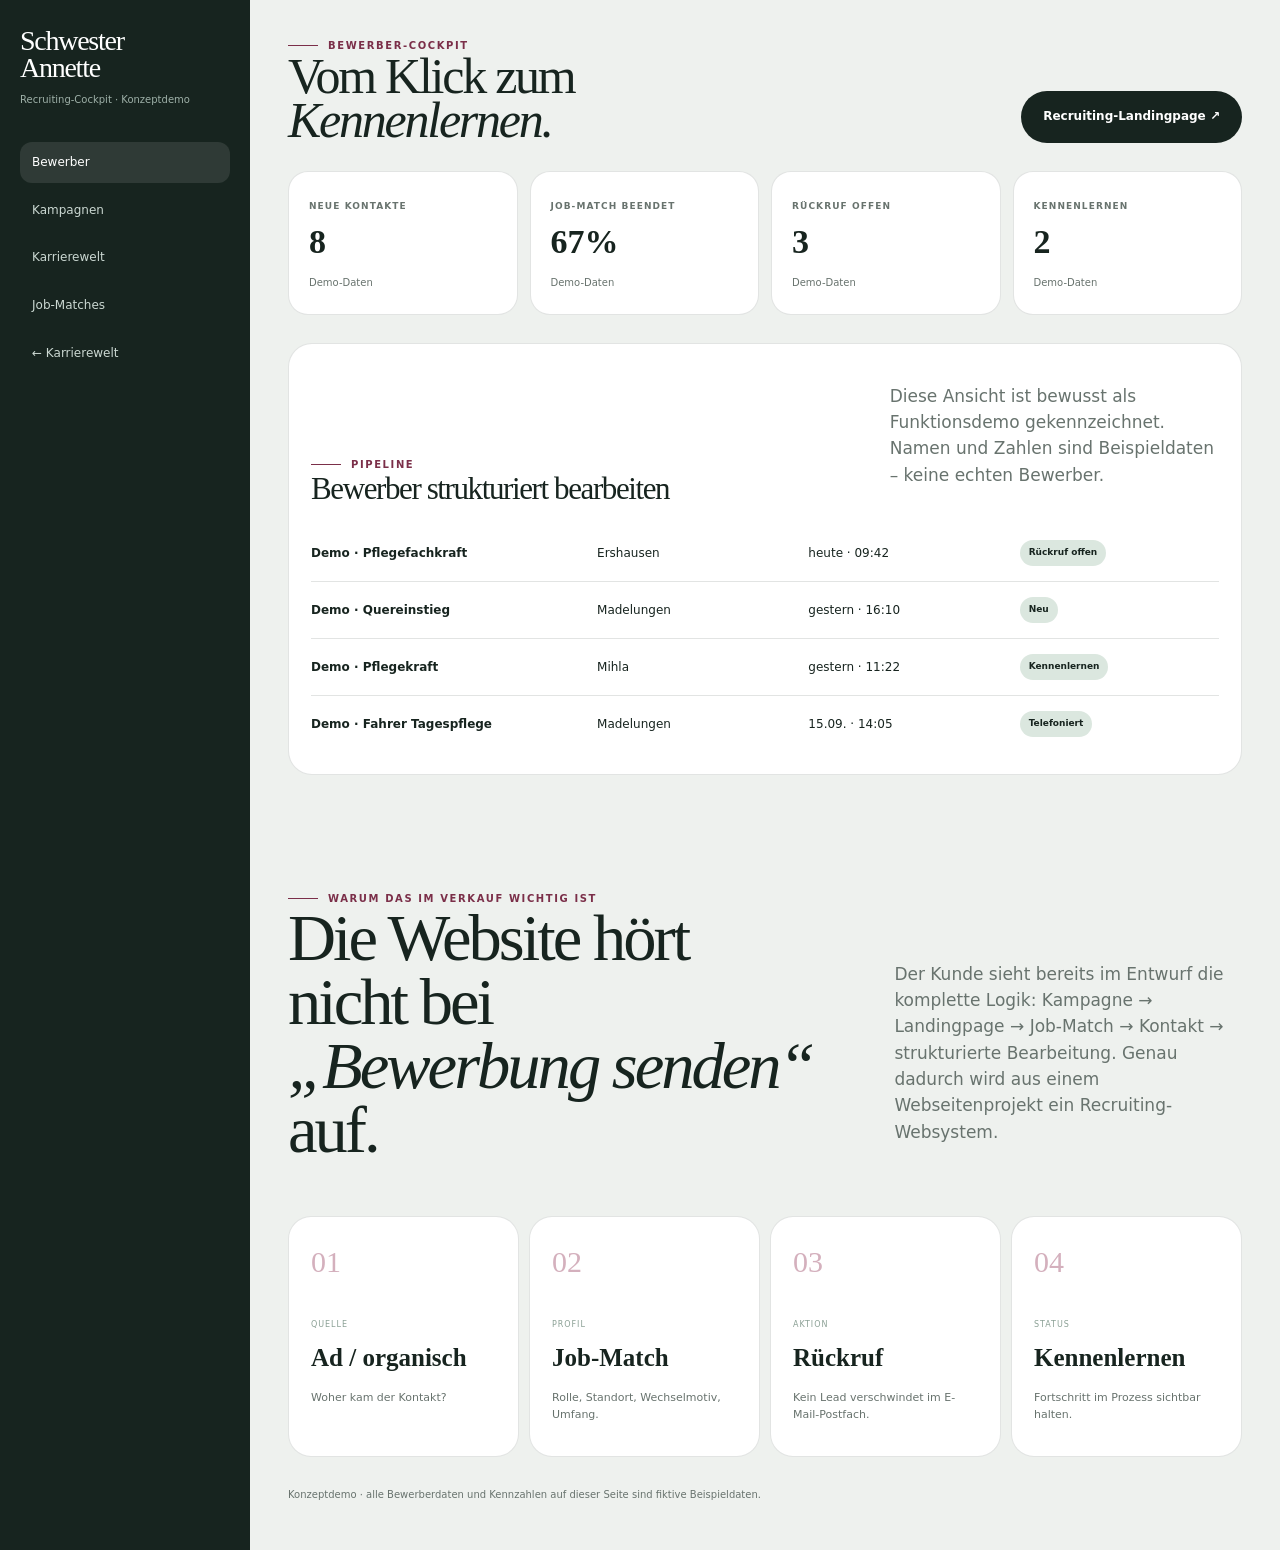
<file: admin.html>
<!doctype html><html lang="de"><head><meta charset="utf-8"><meta name="viewport" content="width=device-width,initial-scale=1"><meta name="robots" content="noindex,nofollow"><title>Bewerber-Cockpit · Schwester Annette</title><link rel="stylesheet" href="assets/site.css"></head><body class="admin-body"><div class="admin-shell"><aside class="admin-side"><h2>Schwester<br>Annette</h2><p class="fine" style="color:#9eb0a8">Recruiting-Cockpit · Konzeptdemo</p><nav><a class="active" href="#">Bewerber</a><a href="#">Kampagnen</a><a href="#">Karrierewelt</a><a href="#">Job-Matches</a><a href="karriere.html">← Karrierewelt</a></nav></aside><main class="admin-main"><div class="admin-top"><div><div class="eyebrow">Bewerber-Cockpit</div><h1>Vom Klick zum<br><span class="italic">Kennenlernen.</span></h1></div><a class="btn btn-dark" href="recruiting.html">Recruiting-Landingpage ↗</a></div><div class="kpis"><div class="kpi"><small>Neue Kontakte</small><strong>8</strong><span class="fine">Demo-Daten</span></div><div class="kpi"><small>Job-Match beendet</small><strong>67%</strong><span class="fine">Demo-Daten</span></div><div class="kpi"><small>Rückruf offen</small><strong>3</strong><span class="fine">Demo-Daten</span></div><div class="kpi"><small>Kennenlernen</small><strong>2</strong><span class="fine">Demo-Daten</span></div></div><section class="pipeline"><div class="split-head" style="margin-bottom:20px"><div><div class="eyebrow">Pipeline</div><h3>Bewerber strukturiert bearbeiten</h3></div><p class="fine">Diese Ansicht ist bewusst als Funktionsdemo gekennzeichnet. Namen und Zahlen sind Beispieldaten – keine echten Bewerber.</p></div><div class="candidate"><strong>Demo · Pflegefachkraft</strong><span>Ershausen</span><span>heute · 09:42</span><span class="status">Rückruf offen</span></div><div class="candidate"><strong>Demo · Quereinstieg</strong><span>Madelungen</span><span>gestern · 16:10</span><span class="status">Neu</span></div><div class="candidate"><strong>Demo · Pflegekraft</strong><span>Mihla</span><span>gestern · 11:22</span><span class="status">Kennenlernen</span></div><div class="candidate"><strong>Demo · Fahrer Tagespflege</strong><span>Madelungen</span><span>15.09. · 14:05</span><span class="status">Telefoniert</span></div></section><section class="section" style="padding-bottom:20px"><div class="split-head reveal"><div><div class="eyebrow">Warum das im Verkauf wichtig ist</div><h2>Die Website hört nicht bei<br><span class="italic">„Bewerbung senden“</span> auf.</h2></div><p>Der Kunde sieht bereits im Entwurf die komplette Logik: Kampagne → Landingpage → Job-Match → Kontakt → strukturierte Bearbeitung. Genau dadurch wird aus einem Webseitenprojekt ein Recruiting-Websystem.</p></div><div class="system-flow" style="color:#17241f"><article class="system-node" style="border-color:rgba(23,36,31,.12);background:#fff"><span>01</span><small>Quelle</small><strong>Ad / organisch</strong><p style="color:#68736e">Woher kam der Kontakt?</p></article><article class="system-node" style="border-color:rgba(23,36,31,.12);background:#fff"><span>02</span><small>Profil</small><strong>Job-Match</strong><p style="color:#68736e">Rolle, Standort, Wechselmotiv, Umfang.</p></article><article class="system-node" style="border-color:rgba(23,36,31,.12);background:#fff"><span>03</span><small>Aktion</small><strong>Rückruf</strong><p style="color:#68736e">Kein Lead verschwindet im E-Mail-Postfach.</p></article><article class="system-node" style="border-color:rgba(23,36,31,.12);background:#fff"><span>04</span><small>Status</small><strong>Kennenlernen</strong><p style="color:#68736e">Fortschritt im Prozess sichtbar halten.</p></article></div></section><p class="fine">Konzeptdemo · alle Bewerberdaten und Kennzahlen auf dieser Seite sind fiktive Beispieldaten.</p></main></div><script src="assets/site.js"></script></body></html>
</file>
<file: assets/site.css>
:root{--ink:#17241f;--ink2:#22342d;--paper:#fbf8f3;--paper2:#f2ebe4;--white:#fff;--berry:#7b2f49;--berry2:#a84e6c;--berry3:#ead5dc;--forest:#27463d;--sage:#dbe7df;--sand:#e8dccd;--muted:#68736e;--line:rgba(23,36,31,.12);--shadow:0 30px 90px rgba(24,35,30,.14);--serif:Georgia,"Times New Roman",serif;--sans:Inter,ui-sans-serif,system-ui,-apple-system,BlinkMacSystemFont,"Segoe UI",sans-serif}*{box-sizing:border-box}html{scroll-behavior:smooth}body{margin:0;background:var(--paper);color:var(--ink);font-family:var(--sans);line-height:1.55;overflow-x:hidden}img{display:block;max-width:100%}a{color:inherit;text-decoration:none}button,input,select,textarea{font:inherit;color:inherit}.wrap{width:min(1220px,calc(100% - 48px));margin:auto}.skip{position:fixed;left:16px;top:12px;z-index:999;transform:translateY(-180%);background:#fff;padding:10px 14px;border-radius:10px}.skip:focus{transform:none}.progress{position:fixed;left:0;top:0;height:3px;width:0;background:var(--berry2);z-index:120}.eyebrow{display:flex;align-items:center;gap:10px;text-transform:uppercase;letter-spacing:.16em;font-size:10px;font-weight:900;color:var(--berry)}.eyebrow:before{content:"";width:30px;height:1px;background:currentColor}.eyebrow.light{color:#f0dce3}h1,h2,h3{font-family:var(--serif);font-weight:500;letter-spacing:-.045em;margin:0}h1{font-size:clamp(60px,7.2vw,108px);line-height:.89}h2{font-size:clamp(46px,5.2vw,78px);line-height:.96}h3{font-size:31px;line-height:1.05}.italic{font-style:italic}.lead{font-size:18px;color:#52605a;max-width:700px}.section{padding:116px 0}.btn{display:inline-flex;align-items:center;justify-content:center;gap:10px;min-height:52px;padding:0 21px;border-radius:999px;border:1px solid transparent;font-size:12px;font-weight:900;cursor:pointer;transition:.25s}.btn:hover{transform:translateY(-2px)}.btn-dark{background:var(--ink);color:#fff}.btn-berry{background:var(--berry);color:#fff}.btn-light{background:#fff;color:var(--ink);border-color:var(--line)}.btn-ghost{border-color:rgba(255,255,255,.3);color:#fff;background:rgba(255,255,255,.04)}header{position:sticky;top:0;z-index:90;background:rgba(251,248,243,.88);backdrop-filter:blur(18px);border-bottom:1px solid var(--line)}.header-in{height:80px;display:flex;align-items:center;justify-content:space-between;gap:24px}.brand{display:flex;align-items:center;gap:12px}.brand-mark{width:45px;height:45px;border-radius:52% 48% 58% 42%;background:var(--berry3);color:var(--berry);display:grid;place-items:center;font-family:var(--serif);font-size:25px;font-weight:700}.brand-copy strong{font-family:var(--serif);font-size:19px;line-height:1;display:block}.brand-copy small{font-size:8px;text-transform:uppercase;letter-spacing:.14em;color:var(--muted);font-weight:900;display:block;margin-top:6px}.desktop-nav{display:flex;align-items:center;gap:21px;font-size:12px;font-weight:800}.nav-cta{padding:11px 15px;border-radius:999px;background:var(--ink);color:#fff}.menu-btn{display:none;border:0;background:none;font-size:25px}.mobile-menu{display:none;padding:0 24px 18px}.mobile-menu.open{display:grid;gap:8px}.mobile-menu a{padding:10px 0;border-bottom:1px solid var(--line);font-weight:800}.hero{padding:34px 0 78px}.hero-panel{position:relative;overflow:hidden;border-radius:0 0 46px 46px;background:linear-gradient(135deg,#20362e,#3f2440 72%,#7b2f49);color:#fff;min-height:690px}.hero-grid{min-height:690px;display:grid;grid-template-columns:1.12fr .88fr;gap:60px;align-items:center;padding:68px 0}.hero-copy{position:relative;z-index:2}.hero-copy p{color:#e4ece8;max-width:680px;margin:24px 0 0}.hero-actions{display:flex;gap:10px;flex-wrap:wrap;margin-top:30px}.hero-proof{display:grid;grid-template-columns:repeat(3,1fr);gap:12px;margin-top:45px}.hero-proof div{border-top:1px solid rgba(255,255,255,.28);padding-top:14px}.hero-proof strong{font-family:var(--serif);font-weight:500;font-size:28px;display:block}.hero-proof span{font-size:10px;color:#d5e0db}.hero-visual{position:relative;z-index:2}.photo-safe{position:relative;border-radius:32px;overflow:hidden;background:#d8ddd9;box-shadow:0 30px 90px rgba(0,0,0,.22)}.photo-safe img{width:100%;height:100%;object-fit:cover;object-position:center}.hero-photo{height:480px;max-width:530px;margin-left:auto}.hero-note{position:absolute;left:-25px;bottom:28px;width:min(340px,85%);background:rgba(255,255,255,.94);backdrop-filter:blur(14px);color:var(--ink);padding:20px;border-radius:20px;box-shadow:var(--shadow)}.hero-note small{font-size:9px;text-transform:uppercase;letter-spacing:.13em;color:var(--berry);font-weight:900}.hero-note strong{font-family:var(--serif);font-size:25px;line-height:1.08;display:block;margin:7px 0}.hero-note span{font-size:11px;color:var(--muted)}.orb{position:absolute;border-radius:999px;filter:blur(1px);opacity:.35}.orb.one{width:260px;height:260px;background:#d1b3be;right:-90px;top:-80px}.orb.two{width:180px;height:180px;background:#6d907f;left:42%;bottom:-85px}.promise{overflow:hidden;border-bottom:1px solid var(--line);padding:17px 0}.promise-track{display:flex;width:max-content;animation:marquee 34s linear infinite}.promise-track span{white-space:nowrap;font-family:var(--serif);font-size:20px;padding-right:55px}@keyframes marquee{to{transform:translateX(-50%)}}.split-head{display:grid;grid-template-columns:1.06fr .7fr;gap:80px;align-items:end;margin-bottom:54px}.split-head>p{font-size:17px;color:var(--muted)}.route-grid{display:grid;grid-template-columns:repeat(3,1fr);gap:16px}.route-card{position:relative;min-height:350px;padding:28px;border-radius:28px;border:1px solid var(--line);background:#fff;overflow:hidden;transition:.25s}.route-card:hover{transform:translateY(-5px);box-shadow:var(--shadow)}.route-card:nth-child(2){background:var(--paper2)}.route-card:nth-child(3){background:var(--forest);color:#fff}.route-card small{font-size:9px;text-transform:uppercase;letter-spacing:.13em;font-weight:900;color:var(--berry)}.route-card:nth-child(3) small{color:#ddc6cf}.route-card strong{font-family:var(--serif);font-size:35px;line-height:1.03;display:block;margin:29px 0 12px;max-width:340px}.route-card p{font-size:13px;color:var(--muted);max-width:315px}.route-card:nth-child(3) p{color:#cbd8d2}.route-card i{position:absolute;right:25px;bottom:22px;font-style:normal;font-size:27px}.route-index{position:absolute;right:17px;top:2px;font-family:var(--serif);font-size:76px;opacity:.08}.legacy{background:var(--ink);color:#fff}.legacy-grid{display:grid;grid-template-columns:.82fr 1.18fr;gap:70px}.legacy-sticky{position:sticky;top:130px;align-self:start}.legacy-sticky p{color:#c4cfca;margin-top:20px}.timeline{display:grid}.timeline article{display:grid;grid-template-columns:90px 1fr;gap:24px;padding:34px 0;border-top:1px solid rgba(255,255,255,.14)}.timeline b{font-family:var(--serif);font-size:28px;font-weight:500;color:#d8b3c0}.timeline h3{font-size:35px;margin-bottom:9px}.timeline p{color:#bdcac4;margin:0}.facts-band{display:grid;grid-template-columns:repeat(4,1fr);border:1px solid var(--line);border-radius:28px;overflow:hidden;background:#fff}.fact{padding:28px;border-right:1px solid var(--line)}.fact:last-child{border-right:0}.fact strong{font-family:var(--serif);font-size:35px;font-weight:500;display:block}.fact span{font-size:11px;color:var(--muted)}.worlds{display:grid;grid-template-columns:1.05fr .95fr;gap:18px}.world{position:relative;border-radius:30px;overflow:hidden;background:#fff;border:1px solid var(--line);min-height:540px}.world.small{min-height:260px}.world-stack{display:grid;grid-template-rows:1fr 1fr;gap:18px}.world-media{position:absolute;inset:0}.world-media img{width:100%;height:100%;object-fit:cover}.world:after{content:"";position:absolute;inset:0;background:linear-gradient(180deg,transparent 34%,rgba(12,22,18,.86))}.world-copy{position:absolute;left:27px;right:27px;bottom:25px;color:#fff;z-index:2}.world-copy small{font-size:9px;text-transform:uppercase;letter-spacing:.13em;font-weight:900;color:#efd6df}.world-copy h3{font-size:38px;margin:8px 0}.world.small .world-copy h3{font-size:29px}.world-copy p{font-size:12px;color:#dae4df;max-width:560px}.compass{background:var(--forest);color:#fff}.two-col{display:grid;grid-template-columns:.82fr 1.18fr;gap:70px;align-items:start}.sticky-copy{position:sticky;top:130px}.sticky-copy p{color:#cbd7d1;margin-top:20px}.trust-pills{display:flex;gap:8px;flex-wrap:wrap;margin-top:24px}.trust-pills span{font-size:9px;border:1px solid rgba(255,255,255,.2);padding:8px 10px;border-radius:999px}.flow-card{background:#fff;color:var(--ink);border-radius:30px;padding:29px;box-shadow:0 34px 90px rgba(0,0,0,.18)}.flow-top{display:flex;justify-content:space-between;font-size:9px;text-transform:uppercase;letter-spacing:.13em;font-weight:900;color:var(--muted)}.flow-bar{height:4px;background:#edf0ed;border-radius:20px;overflow:hidden;margin:16px 0 27px}.flow-bar i{height:100%;display:block;background:var(--berry2);width:20%;transition:.25s}.flow-stage h3{font-size:37px;margin-bottom:17px}.options{display:grid;grid-template-columns:1fr 1fr;gap:9px}.option{border:1px solid var(--line);background:var(--paper);padding:16px;border-radius:16px;text-align:left;cursor:pointer;transition:.2s}.option:hover,.option.active{border-color:var(--berry2);transform:translateY(-1px)}.option strong{display:block;font-size:13px}.option span{display:block;margin-top:4px;font-size:10px;color:var(--muted)}.flow-nav{display:flex;justify-content:space-between;margin-top:18px}.flow-nav button{border:0;background:none;font-size:10px;color:var(--muted);font-weight:900;cursor:pointer}.result{padding:22px;border-radius:18px;background:var(--berry3)}.result strong{display:block;font-family:var(--serif);font-size:28px}.result p{font-size:12px;color:#5a625e}.people{background:var(--paper2)}.people-grid{display:grid;grid-template-columns:1fr 1fr;gap:18px}.person{display:grid;grid-template-columns:.9fr 1.1fr;background:#fff;border:1px solid var(--line);border-radius:28px;overflow:hidden;min-height:360px}.person-photo{min-height:360px}.person-photo img{width:100%;height:100%;object-fit:cover}.person-copy{padding:30px;display:flex;flex-direction:column;justify-content:flex-end}.person-copy small{font-size:9px;text-transform:uppercase;letter-spacing:.13em;color:var(--berry);font-weight:900}.person-copy h3{margin:9px 0}.person-copy p{font-size:12px;color:var(--muted)}.career-teaser{background:var(--berry);color:#fff}.career-grid{display:grid;grid-template-columns:.9fr 1.1fr;gap:70px;align-items:center}.career-img{height:480px}.career-copy p{color:#f1e2e7;max-width:650px}.benefit-mini{display:grid;grid-template-columns:1fr 1fr;gap:10px;margin:26px 0}.benefit-mini div{border:1px solid rgba(255,255,255,.22);border-radius:16px;padding:15px}.benefit-mini strong{font-family:var(--serif);font-size:24px;font-weight:500;display:block}.benefit-mini span{font-size:10px;color:#efd8df}.contact{background:#fff}.contact-grid{display:grid;grid-template-columns:.8fr 1.2fr;gap:70px}.contact-panel{border:1px solid var(--line);border-radius:28px;overflow:hidden;background:var(--paper)}.contact-item{display:grid;grid-template-columns:90px 1fr 26px;gap:18px;align-items:center;padding:23px 27px;border-bottom:1px solid var(--line)}.contact-item:last-child{border-bottom:0}.contact-item small{text-transform:uppercase;letter-spacing:.12em;font-size:8px;font-weight:900;color:var(--muted)}.contact-item strong{font-size:16px}.fine{font-size:10px;color:var(--muted)}footer{background:#14251f;color:#fff;padding:54px 0 105px}.footer-grid{display:grid;grid-template-columns:1.2fr .8fr .8fr;gap:45px}.footer-grid p,.footer-grid a{font-size:11px;color:#c2d0ca}.footer-links{display:grid;gap:7px}.mobile-action{display:none}.career-hero{padding:34px 0 76px}.career-hero-panel{position:relative;background:linear-gradient(135deg,#30111d,#7b2f49 55%,#29483e);color:#fff;border-radius:0 0 46px 46px;overflow:hidden}.career-hero-grid{min-height:650px;display:grid;grid-template-columns:1.05fr .95fr;gap:55px;align-items:center;padding:65px 0}.career-hero-photo{height:445px;max-width:540px;margin-left:auto}.signal{display:inline-flex;align-items:center;gap:8px;font-size:10px;text-transform:uppercase;letter-spacing:.13em;font-weight:900;margin-bottom:18px}.signal i{width:8px;height:8px;background:#99d4a7;border-radius:50%;box-shadow:0 0 0 6px rgba(153,212,167,.12)}.manifesto{padding:84px 0;background:#fff;overflow:hidden}.manifesto-label{font-size:10px;text-transform:uppercase;letter-spacing:.14em;color:var(--berry);font-weight:900;text-align:center;margin-bottom:28px}.manifesto-line{font-family:var(--serif);font-size:clamp(52px,7vw,110px);line-height:.94;text-align:center;letter-spacing:-.05em}.manifesto-line:nth-child(even){font-style:italic;color:var(--berry)}.switch-lab{background:var(--paper2)}.switch-grid{display:grid;grid-template-columns:.85fr 1.15fr;gap:65px}.switch-pills{display:flex;flex-wrap:wrap;gap:8px;margin-top:28px}.switch-pill{border:1px solid var(--line);background:#fff;border-radius:999px;padding:11px 14px;font-size:11px;font-weight:900;cursor:pointer}.switch-pill.active{background:var(--ink);color:#fff}.switch-stage{display:grid;grid-template-columns:.9fr 1.1fr;background:#fff;border:1px solid var(--line);border-radius:28px;overflow:hidden;min-height:430px;box-shadow:var(--shadow)}.switch-stage-media{min-height:430px}.switch-stage-media img{width:100%;height:100%;object-fit:cover}.switch-stage-copy{padding:34px;display:flex;flex-direction:column;justify-content:center}.switch-stage-copy small{font-size:9px;letter-spacing:.13em;font-weight:900;color:var(--berry)}.switch-stage-copy h3{font-size:36px;margin:12px 0}.switch-stage-copy p{font-size:13px;color:var(--muted)}.switch-proof{font-size:10px;font-weight:900;margin-top:14px;padding-top:14px;border-top:1px solid var(--line)}.story-scroll{background:var(--ink);color:#fff}.story-grid{display:grid;grid-template-columns:1fr 1fr;gap:70px;align-items:start}.story-visual{position:sticky;top:120px;height:560px;border-radius:32px;overflow:hidden}.story-visual img{width:100%;height:100%;object-fit:cover;transition:opacity .35s,transform .6s}.story-caption{position:absolute;left:24px;right:24px;bottom:24px;background:rgba(18,28,24,.72);backdrop-filter:blur(12px);padding:18px;border-radius:18px}.story-caption strong{font-family:var(--serif);font-size:25px;display:block}.story-caption span{font-size:10px;color:#ccd8d2}.story-copy>p{color:#becbc5}.story-step{min-height:270px;padding:34px 0;border-top:1px solid rgba(255,255,255,.14);opacity:.52;transition:.25s}.story-step.active{opacity:1}.story-step small{font-size:9px;text-transform:uppercase;letter-spacing:.13em;color:#d8b8c3;font-weight:900}.story-step h3{font-size:37px;margin:10px 0}.story-step p{color:#c4d0ca}.benefits-experience{background:#fff}.life-benefits{display:grid;grid-template-columns:1fr 1fr;gap:15px}.life-benefit{border:1px solid var(--line);border-radius:27px;padding:28px;background:var(--paper);min-height:280px}.life-benefit.featured{background:var(--berry);color:#fff}.life-benefit small{font-size:9px;text-transform:uppercase;letter-spacing:.13em;color:var(--berry);font-weight:900}.life-benefit.featured small{color:#efd6df}.life-benefit h3{margin:18px 0 10px}.life-benefit p{font-size:13px;color:var(--muted)}.life-benefit.featured p{color:#f0e0e6}.number-row{display:flex;gap:18px;flex-wrap:wrap;margin-top:20px}.number-row span{min-width:125px}.number-row b{font-family:var(--serif);font-size:32px;font-weight:500;display:block}.number-row em{font-size:9px;font-style:normal;color:var(--muted)}.featured .number-row em{color:#eed8df}.truth-section{background:var(--paper2)}.truth-columns{display:grid;grid-template-columns:1fr 1fr;gap:16px}.truth-box{border-radius:27px;padding:28px;background:#fff;border:1px solid var(--line)}.truth-box.dark{background:var(--ink);color:#fff}.truth-box small{font-size:9px;text-transform:uppercase;letter-spacing:.13em;color:var(--berry);font-weight:900}.truth-box.dark small{color:#dfbdc8}.truth-box ul{padding-left:18px}.truth-box li{margin:10px 0;font-size:13px}.builder{background:var(--forest);color:#fff}.builder-grid{display:grid;grid-template-columns:.82fr 1.18fr;gap:70px}.builder-copy p{color:#cad8d1}.builder-panel{background:#fff;color:var(--ink);border-radius:30px;padding:28px}.builder-head{display:flex;justify-content:space-between;font-size:9px;letter-spacing:.13em;text-transform:uppercase;font-weight:900;color:var(--muted);margin-bottom:20px}.builder-question{font-family:var(--serif);font-size:33px;margin-bottom:18px}.builder-options{display:grid;grid-template-columns:1fr 1fr;gap:9px}.builder-options button{border:1px solid var(--line);background:var(--paper);border-radius:15px;padding:15px;text-align:left;cursor:pointer}.builder-options button:hover{border-color:var(--berry2)}.jobs{display:grid;grid-template-columns:1fr 1fr;gap:15px}.job{border:1px solid var(--line);border-radius:27px;background:#fff;padding:27px;min-height:285px;position:relative}.job small{font-size:9px;text-transform:uppercase;letter-spacing:.13em;color:var(--berry);font-weight:900}.job h3{margin:26px 0 10px}.job p{font-size:12px;color:var(--muted)}.chips{display:flex;gap:7px;flex-wrap:wrap;margin-top:17px}.chips span{font-size:9px;border:1px solid var(--line);padding:7px 9px;border-radius:999px}.system{background:#171d1a;color:#fff}.system-flow{display:grid;grid-template-columns:repeat(4,1fr);gap:10px;margin-top:45px}.system-node{border:1px solid rgba(255,255,255,.14);border-radius:23px;padding:22px;min-height:240px}.system-node span{font-family:var(--serif);font-size:30px;color:#d4b0bd}.system-node small{display:block;text-transform:uppercase;letter-spacing:.12em;font-size:8px;color:#8ba095;margin-top:34px}.system-node strong{display:block;font-family:var(--serif);font-size:25px;margin:7px 0}.system-node p{font-size:11px;color:#bac8c1}.recruit-hero{background:linear-gradient(135deg,#2b101b,#7b2f49);color:#fff;padding:95px 0}.recruit-grid{display:grid;grid-template-columns:1fr .8fr;gap:70px;align-items:center}.recruit-card{background:#fff;color:var(--ink);border-radius:30px;padding:28px}.ad-preview{border:1px solid var(--line);border-radius:24px;overflow:hidden;background:var(--paper)}.ad-preview img{width:100%;height:250px;object-fit:cover}.ad-preview div{padding:20px}.ad-preview strong{font-family:var(--serif);font-size:27px;display:block}.admin-body{background:#eef1ee}.admin-shell{min-height:100vh;display:grid;grid-template-columns:250px 1fr}.admin-side{background:#17241f;color:#fff;padding:28px 20px}.admin-side h2{font-size:28px}.admin-side nav{display:grid;gap:7px;margin-top:35px}.admin-side a{padding:11px 12px;border-radius:12px;font-size:12px;color:#cbd8d2}.admin-side a.active{background:rgba(255,255,255,.1);color:#fff}.admin-main{padding:38px}.admin-top{display:flex;justify-content:space-between;align-items:end;gap:20px}.admin-top h1{font-size:50px;color:var(--ink)}.kpis{display:grid;grid-template-columns:repeat(4,1fr);gap:12px;margin:28px 0}.kpi{background:#fff;border:1px solid var(--line);border-radius:20px;padding:20px}.kpi small{font-size:9px;text-transform:uppercase;letter-spacing:.12em;color:var(--muted);font-weight:900}.kpi strong{font-family:var(--serif);font-size:34px;display:block}.pipeline{background:#fff;border:1px solid var(--line);border-radius:24px;padding:22px}.candidate{display:grid;grid-template-columns:1.1fr .8fr .8fr .8fr;gap:12px;align-items:center;padding:15px 0;border-bottom:1px solid var(--line);font-size:12px}.candidate:last-child{border-bottom:0}.status{display:inline-flex;width:max-content;padding:6px 9px;border-radius:999px;font-size:9px;font-weight:900;background:var(--sage)}.reveal{opacity:0;transform:translateY(24px);transition:opacity .7s ease,transform .7s ease}.reveal.visible{opacity:1;transform:none}@media(max-width:1000px){.desktop-nav{display:none}.menu-btn{display:block}.hero-grid,.career-hero-grid,.split-head,.legacy-grid,.two-col,.career-grid,.contact-grid,.switch-grid,.story-grid,.builder-grid,.recruit-grid{grid-template-columns:1fr}.hero-grid,.career-hero-grid{padding:58px 0}.hero-photo,.career-hero-photo{margin:0;max-width:none}.hero-visual{max-width:700px}.legacy-sticky,.sticky-copy,.story-visual{position:static}.route-grid{grid-template-columns:1fr}.facts-band{grid-template-columns:1fr 1fr}.fact:nth-child(2){border-right:0}.fact:nth-child(-n+2){border-bottom:1px solid var(--line)}.worlds{grid-template-columns:1fr}.world-stack{grid-template-columns:1fr 1fr;grid-template-rows:auto}.world.small{min-height:330px}.people-grid{grid-template-columns:1fr}.life-benefits,.truth-columns,.jobs{grid-template-columns:1fr}.system-flow{grid-template-columns:1fr 1fr}.admin-shell{grid-template-columns:1fr}.admin-side{display:none}.kpis{grid-template-columns:1fr 1fr}}@media(max-width:680px){.wrap{width:min(100% - 28px,1220px)}.header-in{height:70px}.brand-copy strong{font-size:16px}.brand-copy small{font-size:7px}.hero,.career-hero{padding-top:14px}.hero-panel,.career-hero-panel{border-radius:0 0 28px 28px}.hero-grid,.career-hero-grid{min-height:auto;padding:48px 0 62px}.hero h1,.career-hero h1{font-size:55px}.hero-photo,.career-hero-photo{height:350px}.hero-note{position:relative;left:auto;bottom:auto;margin:-55px 16px 0}.hero-proof{grid-template-columns:1fr}.section{padding:76px 0}h2{font-size:48px}.split-head{gap:18px;margin-bottom:34px}.facts-band{grid-template-columns:1fr}.fact{border-right:0;border-bottom:1px solid var(--line)!important}.fact:last-child{border-bottom:0!important}.world{min-height:420px}.world-stack{grid-template-columns:1fr}.world.small{min-height:310px}.options,.builder-options{grid-template-columns:1fr}.person{grid-template-columns:1fr}.person-photo{min-height:280px}.career-img{height:350px}.benefit-mini{grid-template-columns:1fr}.switch-stage{grid-template-columns:1fr}.switch-stage-media{min-height:260px}.story-visual{height:380px}.system-flow{grid-template-columns:1fr}.admin-main{padding:20px}.kpis{grid-template-columns:1fr}.candidate{grid-template-columns:1fr 1fr}.candidate>*:nth-child(3),.candidate>*:nth-child(4){font-size:10px}.footer-grid{grid-template-columns:1fr}.mobile-action{display:grid;grid-template-columns:1fr 1fr;position:fixed;left:10px;right:10px;bottom:10px;z-index:100;background:rgba(251,248,243,.95);backdrop-filter:blur(14px);padding:8px;border:1px solid var(--line);border-radius:18px;box-shadow:var(--shadow)}.mobile-action a{text-align:center;padding:13px 8px;border-radius:12px;font-size:11px;font-weight:900}.mobile-action a:first-child{background:var(--ink);color:#fff}.mobile-action a:last-child{background:var(--berry3);color:var(--berry)}}@media(prefers-reduced-motion:reduce){html{scroll-behavior:auto}.reveal{opacity:1;transform:none;transition:none}.promise-track{animation:none}.btn{transition:none}}
</file>
